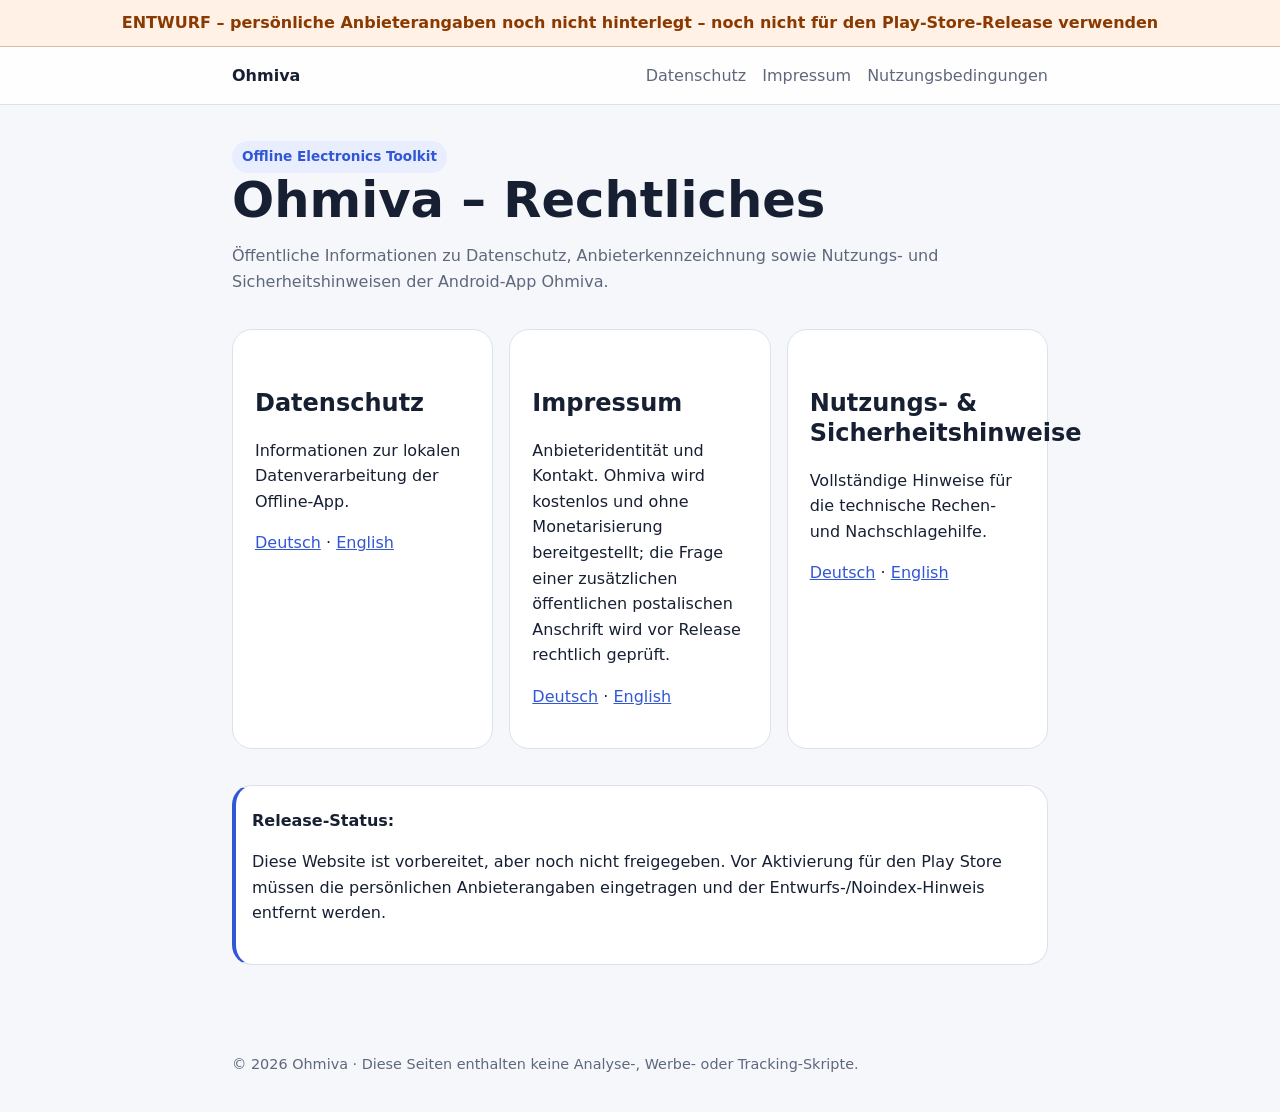
<file: index.html>
<!doctype html>
<html lang="de">
<head>
  <meta charset="utf-8">
  <meta name="viewport" content="width=device-width,initial-scale=1">
  <meta name="robots" content="noindex,nofollow">
  <meta name="color-scheme" content="light dark">
  <title>Ohmiva – Rechtliches</title>
  <link rel="stylesheet" href="styles.css">
</head>
<body>
<div class="draft">ENTWURF – persönliche Anbieterangaben noch nicht hinterlegt – noch nicht für den Play-Store-Release verwenden</div>
<header>
  <nav>
    <a class="brand" href="index.html">Ohmiva</a>
    <a href="datenschutz.html">Datenschutz</a>
    <a href="impressum.html">Impressum</a>
    <a href="nutzungsbedingungen.html">Nutzungsbedingungen</a>
  </nav>
</header>
<main>
  <span class="badge">Offline Electronics Toolkit</span>
  <h1>Ohmiva – Rechtliches</h1>
  <p class="muted">Öffentliche Informationen zu Datenschutz, Anbieterkennzeichnung sowie Nutzungs- und Sicherheitshinweisen der Android-App Ohmiva.</p>
  <div class="grid">
    <section class="card">
      <h2>Datenschutz</h2>
      <p>Informationen zur lokalen Datenverarbeitung der Offline-App.</p>
      <p><a href="datenschutz.html">Deutsch</a> · <a href="privacy.html">English</a></p>
    </section>
    <section class="card">
      <h2>Impressum</h2>
      <p>Anbieteridentität und Kontakt. Ohmiva wird kostenlos und ohne Monetarisierung bereitgestellt; die Frage einer zusätzlichen öffentlichen postalischen Anschrift wird vor Release rechtlich geprüft.</p>
      <p><a href="impressum.html">Deutsch</a> · <a href="provider.html">English</a></p>
    </section>
    <section class="card">
      <h2>Nutzungs- & Sicherheitshinweise</h2>
      <p>Vollständige Hinweise für die technische Rechen- und Nachschlagehilfe.</p>
      <p><a href="nutzungsbedingungen.html">Deutsch</a> · <a href="terms.html">English</a></p>
    </section>
  </div>
  <div class="card notice">
    <strong>Release-Status:</strong>
    <p>Diese Website ist vorbereitet, aber noch nicht freigegeben. Vor Aktivierung für den Play Store müssen die persönlichen Anbieterangaben eingetragen und der Entwurfs-/Noindex-Hinweis entfernt werden.</p>
  </div>
</main><footer>© 2026 Ohmiva · Diese Seiten enthalten keine Analyse-, Werbe- oder Tracking-Skripte.</footer>
</body>
</html>
</file>
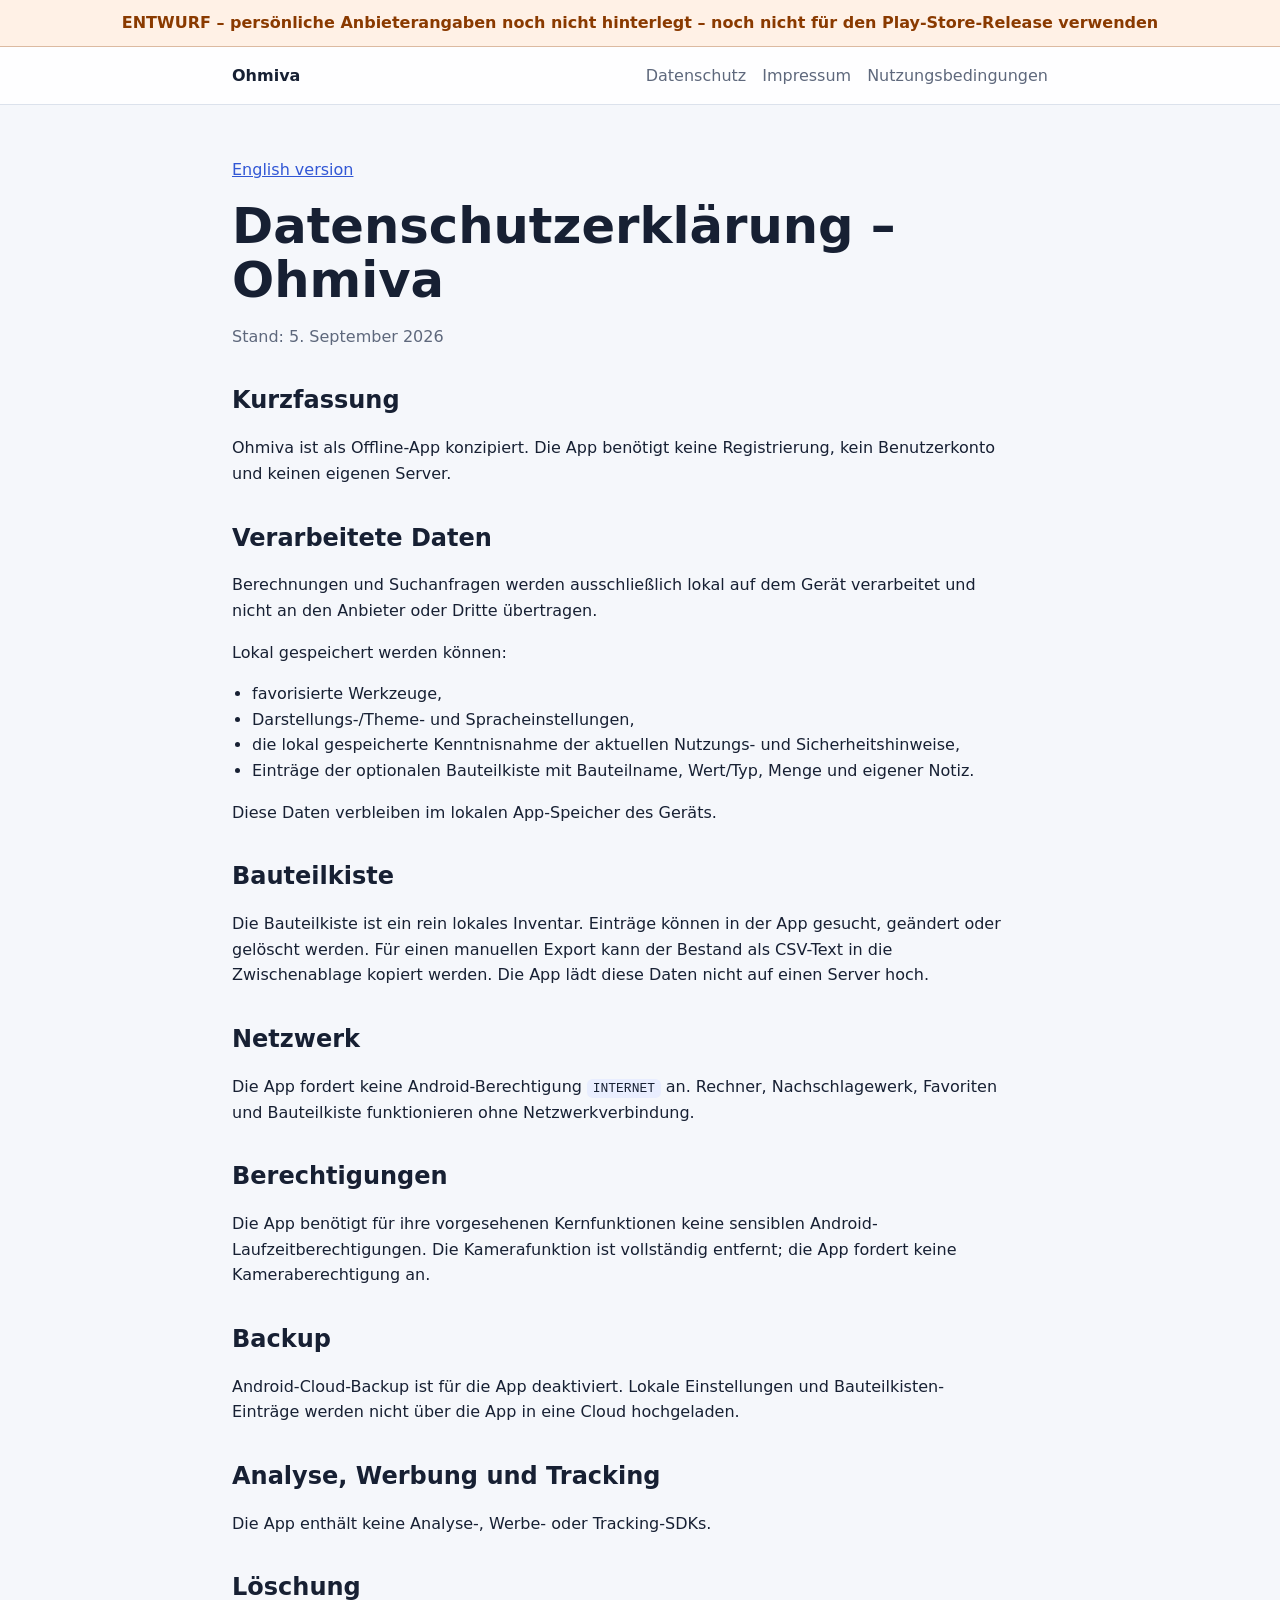
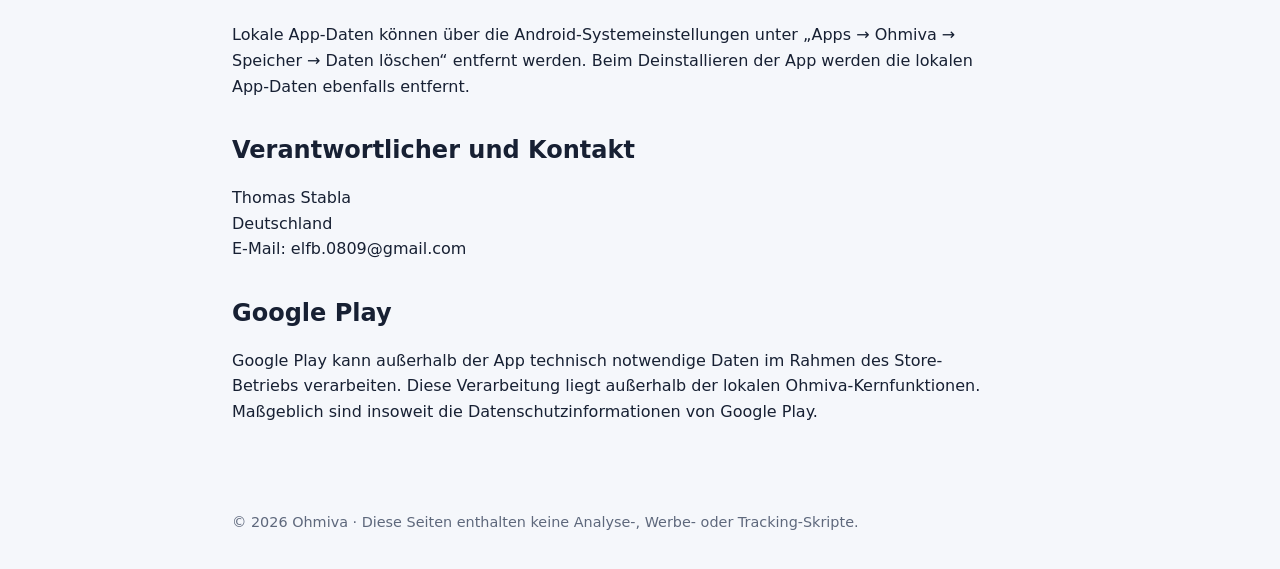
<file: datenschutz.html>
<!doctype html>
<html lang="de">
<head>
  <meta charset="utf-8">
  <meta name="viewport" content="width=device-width,initial-scale=1">
  <meta name="robots" content="noindex,nofollow">
  <meta name="color-scheme" content="light dark">
  <title>Datenschutzerklärung – Ohmiva</title>
  <link rel="stylesheet" href="styles.css">
</head>
<body>
<div class="draft">ENTWURF – persönliche Anbieterangaben noch nicht hinterlegt – noch nicht für den Play-Store-Release verwenden</div>
<header>
  <nav>
    <a class="brand" href="index.html">Ohmiva</a>
    <a href="datenschutz.html">Datenschutz</a>
    <a href="impressum.html">Impressum</a>
    <a href="nutzungsbedingungen.html">Nutzungsbedingungen</a>
  </nav>
</header>
<main>
  <p><a href="privacy.html">English version</a></p>
  <h1>Datenschutzerklärung – Ohmiva</h1>
  <p class="muted">Stand: 5. September 2026</p>

  <h2>Kurzfassung</h2>
  <p>Ohmiva ist als Offline-App konzipiert. Die App benötigt keine Registrierung, kein Benutzerkonto und keinen eigenen Server.</p>

  <h2>Verarbeitete Daten</h2>
  <p>Berechnungen und Suchanfragen werden ausschließlich lokal auf dem Gerät verarbeitet und nicht an den Anbieter oder Dritte übertragen.</p>
  <p>Lokal gespeichert werden können:</p>
  <ul>
    <li>favorisierte Werkzeuge,</li>
    <li>Darstellungs-/Theme- und Spracheinstellungen,</li>
    <li>die lokal gespeicherte Kenntnisnahme der aktuellen Nutzungs- und Sicherheitshinweise,</li>
    <li>Einträge der optionalen Bauteilkiste mit Bauteilname, Wert/Typ, Menge und eigener Notiz.</li>
  </ul>
  <p>Diese Daten verbleiben im lokalen App-Speicher des Geräts.</p>

  <h2>Bauteilkiste</h2>
  <p>Die Bauteilkiste ist ein rein lokales Inventar. Einträge können in der App gesucht, geändert oder gelöscht werden. Für einen manuellen Export kann der Bestand als CSV-Text in die Zwischenablage kopiert werden. Die App lädt diese Daten nicht auf einen Server hoch.</p>

  <h2>Netzwerk</h2>
  <p>Die App fordert keine Android-Berechtigung <code>INTERNET</code> an. Rechner, Nachschlagewerk, Favoriten und Bauteilkiste funktionieren ohne Netzwerkverbindung.</p>

  <h2>Berechtigungen</h2>
  <p>Die App benötigt für ihre vorgesehenen Kernfunktionen keine sensiblen Android-Laufzeitberechtigungen. Die Kamerafunktion ist vollständig entfernt; die App fordert keine Kameraberechtigung an.</p>

  <h2>Backup</h2>
  <p>Android-Cloud-Backup ist für die App deaktiviert. Lokale Einstellungen und Bauteilkisten-Einträge werden nicht über die App in eine Cloud hochgeladen.</p>

  <h2>Analyse, Werbung und Tracking</h2>
  <p>Die App enthält keine Analyse-, Werbe- oder Tracking-SDKs.</p>

  <h2>Löschung</h2>
  <p>Lokale App-Daten können über die Android-Systemeinstellungen unter „Apps → Ohmiva → Speicher → Daten löschen“ entfernt werden. Beim Deinstallieren der App werden die lokalen App-Daten ebenfalls entfernt.</p>

  <h2>Verantwortlicher und Kontakt</h2>
  <address>Thomas Stabla
Deutschland
E-Mail: elfb.0809@gmail.com</address>

  <h2>Google Play</h2>
  <p>Google Play kann außerhalb der App technisch notwendige Daten im Rahmen des Store-Betriebs verarbeiten. Diese Verarbeitung liegt außerhalb der lokalen Ohmiva-Kernfunktionen. Maßgeblich sind insoweit die Datenschutzinformationen von Google Play.</p>
</main><footer>© 2026 Ohmiva · Diese Seiten enthalten keine Analyse-, Werbe- oder Tracking-Skripte.</footer>
</body>
</html>
</file>
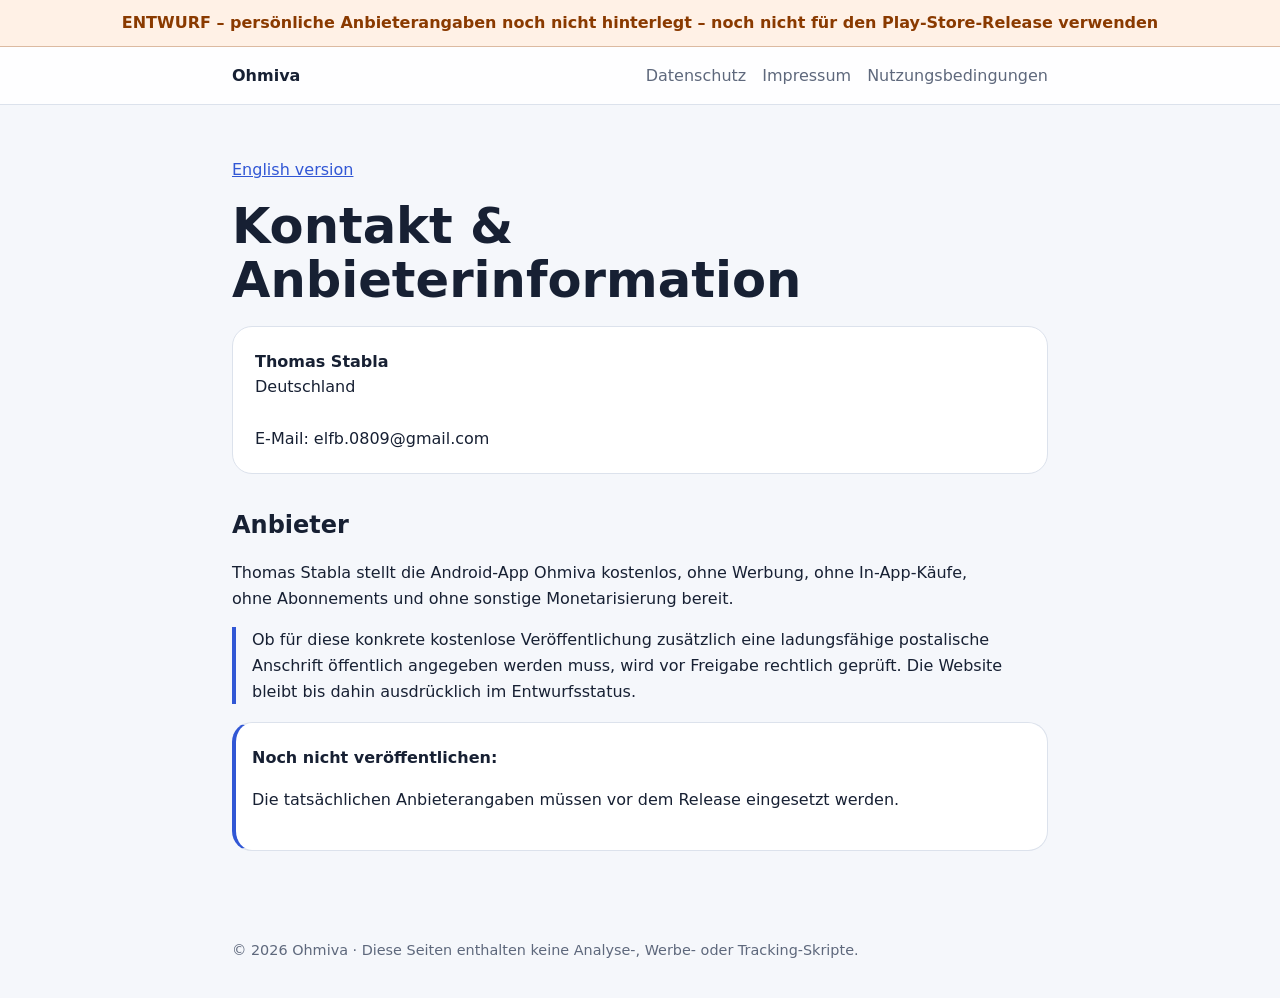
<file: impressum.html>
<!doctype html>
<html lang="de">
<head>
  <meta charset="utf-8">
  <meta name="viewport" content="width=device-width,initial-scale=1">
  <meta name="robots" content="noindex,nofollow">
  <meta name="color-scheme" content="light dark">
  <title>Impressum – Ohmiva</title>
  <link rel="stylesheet" href="styles.css">
</head>
<body>
<div class="draft">ENTWURF – persönliche Anbieterangaben noch nicht hinterlegt – noch nicht für den Play-Store-Release verwenden</div>
<header>
  <nav>
    <a class="brand" href="index.html">Ohmiva</a>
    <a href="datenschutz.html">Datenschutz</a>
    <a href="impressum.html">Impressum</a>
    <a href="nutzungsbedingungen.html">Nutzungsbedingungen</a>
  </nav>
</header>
<main>
  <p><a href="provider.html">English version</a></p>
  <h1>Kontakt & Anbieterinformation</h1>
  <div class="card">
    <address><strong>Thomas Stabla</strong>
Deutschland

E-Mail: elfb.0809@gmail.com</address>
  </div>
  <h2>Anbieter</h2>
  <p>Thomas Stabla stellt die Android-App Ohmiva kostenlos, ohne Werbung, ohne In-App-Käufe, ohne Abonnements und ohne sonstige Monetarisierung bereit.</p>
  <p class="notice">Ob für diese konkrete kostenlose Veröffentlichung zusätzlich eine ladungsfähige postalische Anschrift öffentlich angegeben werden muss, wird vor Freigabe rechtlich geprüft. Die Website bleibt bis dahin ausdrücklich im Entwurfsstatus.</p>
  <div class="card notice">
    <strong>Noch nicht veröffentlichen:</strong>
    <p>Die tatsächlichen Anbieterangaben müssen vor dem Release eingesetzt werden.</p>
  </div>
</main><footer>© 2026 Ohmiva · Diese Seiten enthalten keine Analyse-, Werbe- oder Tracking-Skripte.</footer>
</body>
</html>
</file>
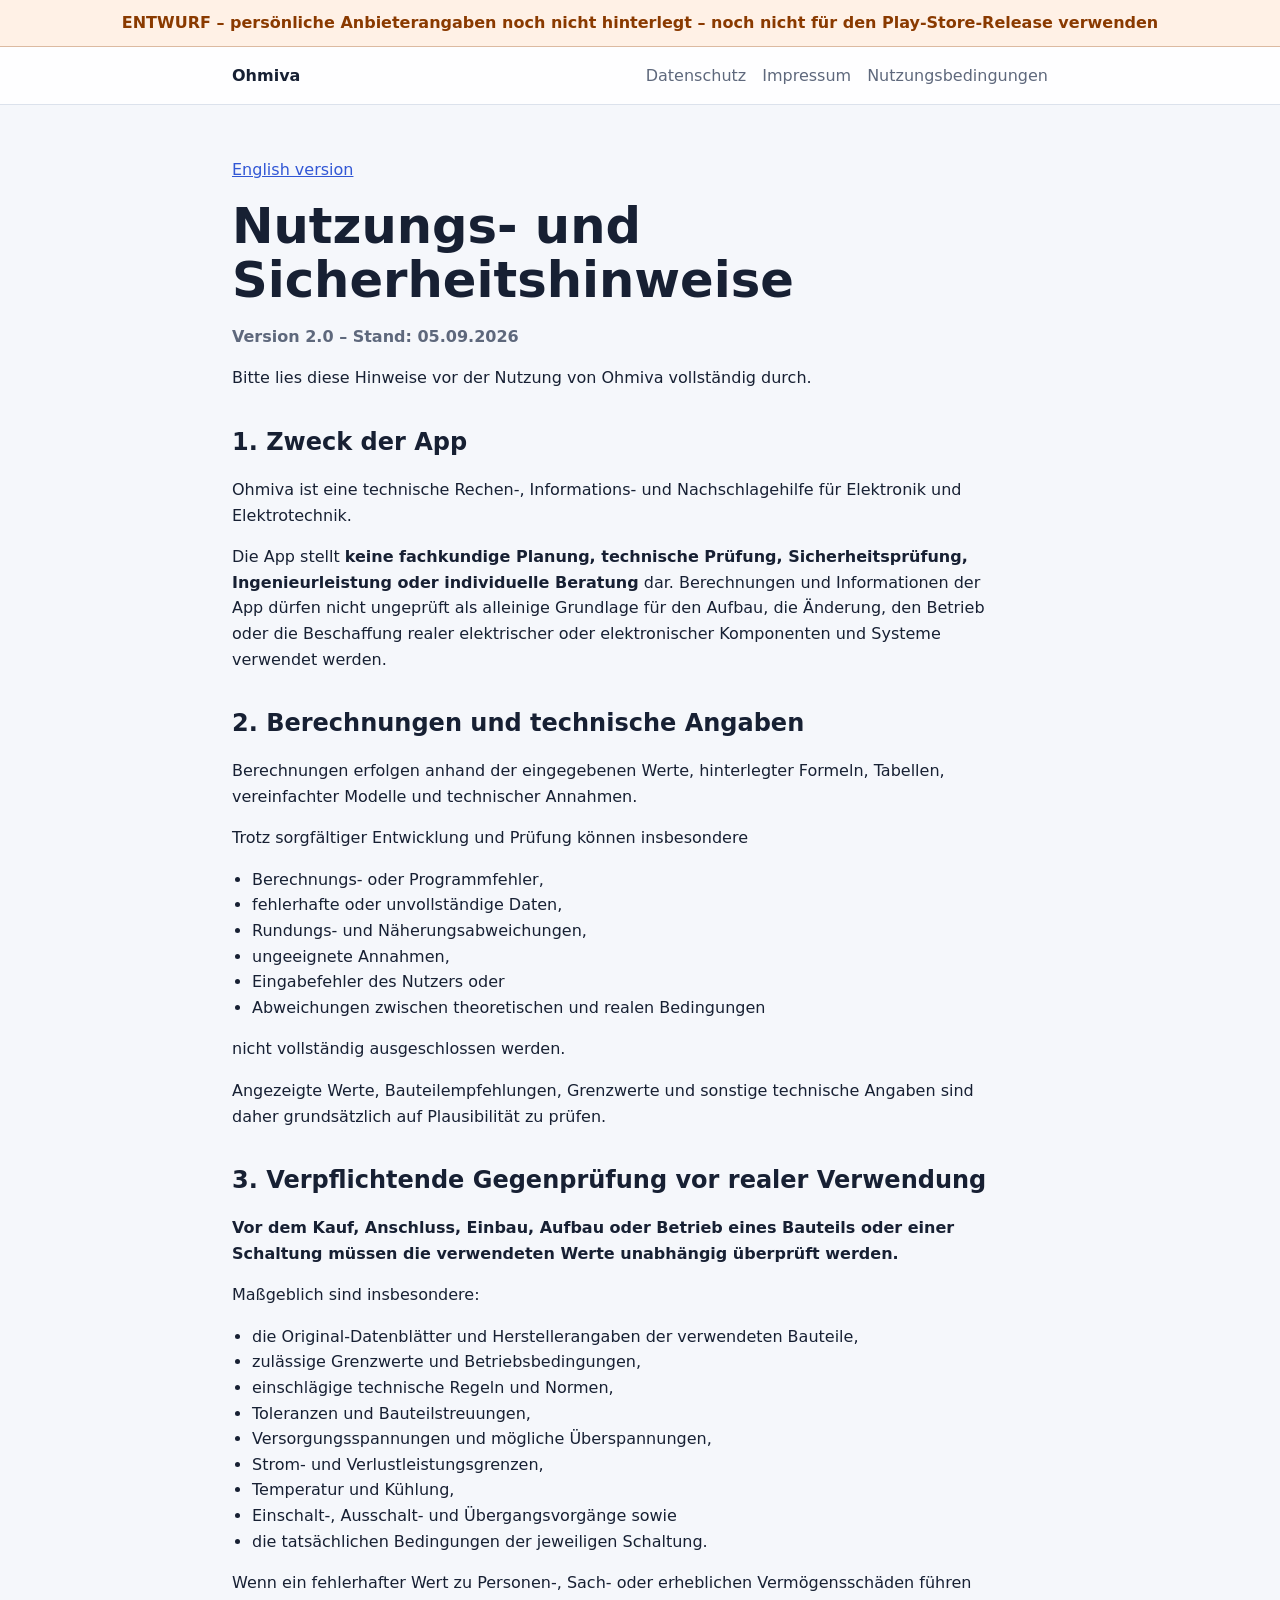
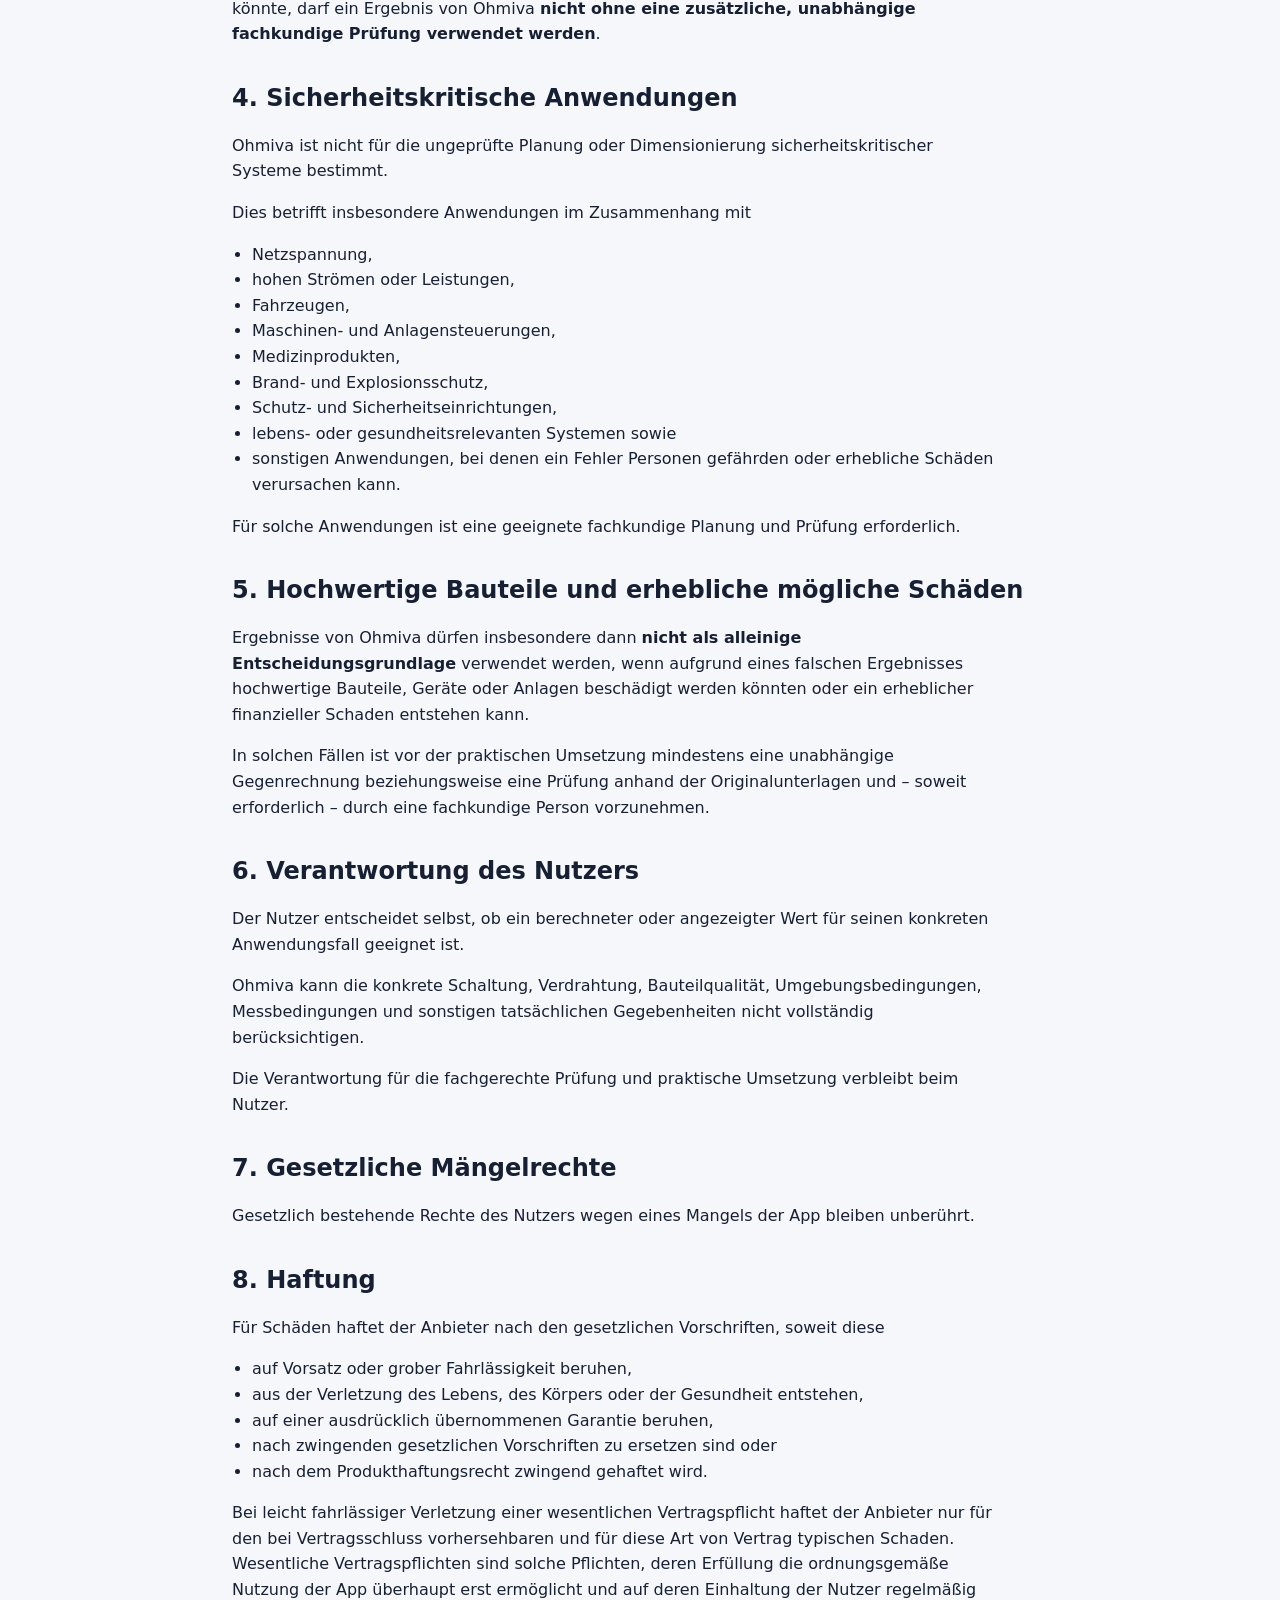
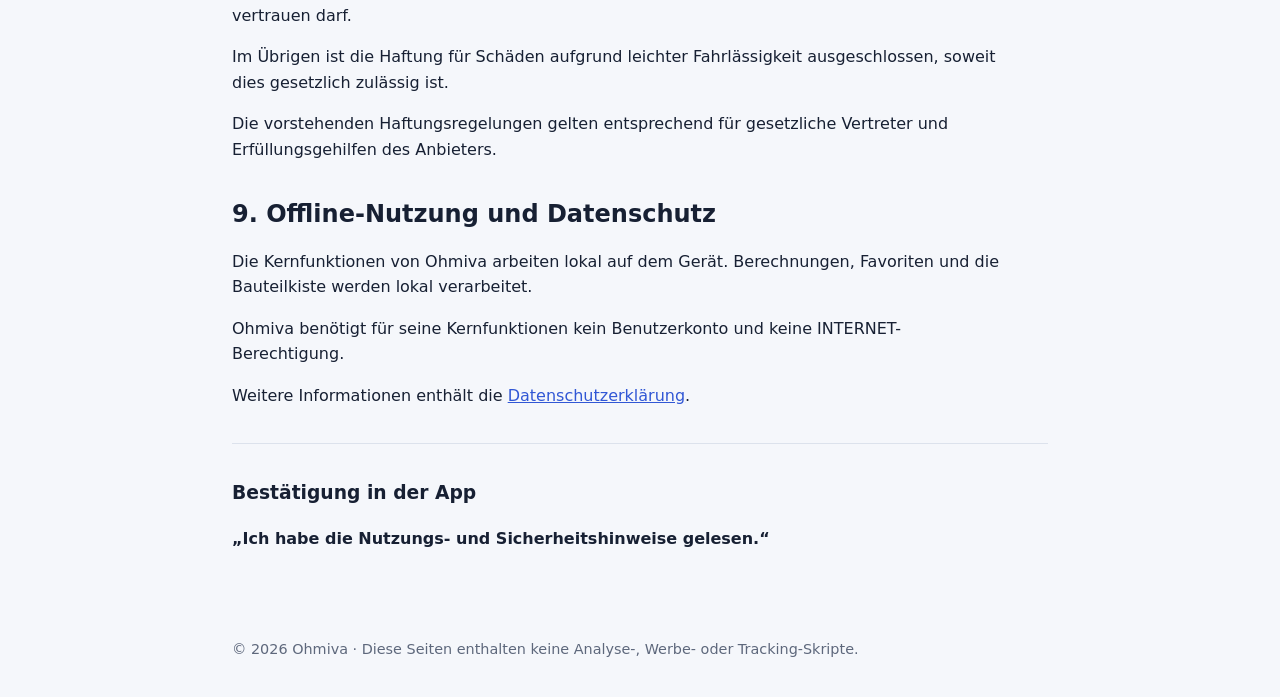
<file: nutzungsbedingungen.html>
<!doctype html>
<html lang="de">
<head>
  <meta charset="utf-8">
  <meta name="viewport" content="width=device-width,initial-scale=1">
  <meta name="robots" content="noindex,nofollow">
  <meta name="color-scheme" content="light dark">
  <title>Nutzungs- und Sicherheitshinweise – Ohmiva</title>
  <link rel="stylesheet" href="styles.css">
</head>
<body>
<div class="draft">ENTWURF – persönliche Anbieterangaben noch nicht hinterlegt – noch nicht für den Play-Store-Release verwenden</div>
<header>
  <nav>
    <a class="brand" href="index.html">Ohmiva</a>
    <a href="datenschutz.html">Datenschutz</a>
    <a href="impressum.html">Impressum</a>
    <a href="nutzungsbedingungen.html">Nutzungsbedingungen</a>
  </nav>
</header>
<main>
  <p><a href="terms.html">English version</a></p>
  <h1>Nutzungs- und Sicherheitshinweise</h1>
  <p class="muted"><strong>Version 2.0 – Stand: 05.09.2026</strong></p>
  <p>Bitte lies diese Hinweise vor der Nutzung von Ohmiva vollständig durch.</p>

  <h2>1. Zweck der App</h2>
  <p>Ohmiva ist eine technische Rechen-, Informations- und Nachschlagehilfe für Elektronik und Elektrotechnik.</p>
  <p>Die App stellt <strong>keine fachkundige Planung, technische Prüfung, Sicherheitsprüfung, Ingenieurleistung oder individuelle Beratung</strong> dar. Berechnungen und Informationen der App dürfen nicht ungeprüft als alleinige Grundlage für den Aufbau, die Änderung, den Betrieb oder die Beschaffung realer elektrischer oder elektronischer Komponenten und Systeme verwendet werden.</p>

  <h2>2. Berechnungen und technische Angaben</h2>
  <p>Berechnungen erfolgen anhand der eingegebenen Werte, hinterlegter Formeln, Tabellen, vereinfachter Modelle und technischer Annahmen.</p>
  <p>Trotz sorgfältiger Entwicklung und Prüfung können insbesondere</p>
  <ul>
    <li>Berechnungs- oder Programmfehler,</li><li>fehlerhafte oder unvollständige Daten,</li><li>Rundungs- und Näherungsabweichungen,</li><li>ungeeignete Annahmen,</li><li>Eingabefehler des Nutzers oder</li><li>Abweichungen zwischen theoretischen und realen Bedingungen</li>
  </ul>
  <p>nicht vollständig ausgeschlossen werden.</p>
  <p>Angezeigte Werte, Bauteilempfehlungen, Grenzwerte und sonstige technische Angaben sind daher grundsätzlich auf Plausibilität zu prüfen.</p>

  <h2>3. Verpflichtende Gegenprüfung vor realer Verwendung</h2>
  <p><strong>Vor dem Kauf, Anschluss, Einbau, Aufbau oder Betrieb eines Bauteils oder einer Schaltung müssen die verwendeten Werte unabhängig überprüft werden.</strong></p>
  <p>Maßgeblich sind insbesondere:</p>
  <ul>
    <li>die Original-Datenblätter und Herstellerangaben der verwendeten Bauteile,</li><li>zulässige Grenzwerte und Betriebsbedingungen,</li><li>einschlägige technische Regeln und Normen,</li><li>Toleranzen und Bauteilstreuungen,</li><li>Versorgungsspannungen und mögliche Überspannungen,</li><li>Strom- und Verlustleistungsgrenzen,</li><li>Temperatur und Kühlung,</li><li>Einschalt-, Ausschalt- und Übergangsvorgänge sowie</li><li>die tatsächlichen Bedingungen der jeweiligen Schaltung.</li>
  </ul>
  <p>Wenn ein fehlerhafter Wert zu Personen-, Sach- oder erheblichen Vermögensschäden führen könnte, darf ein Ergebnis von Ohmiva <strong>nicht ohne eine zusätzliche, unabhängige fachkundige Prüfung verwendet werden</strong>.</p>

  <h2>4. Sicherheitskritische Anwendungen</h2>
  <p>Ohmiva ist nicht für die ungeprüfte Planung oder Dimensionierung sicherheitskritischer Systeme bestimmt.</p>
  <p>Dies betrifft insbesondere Anwendungen im Zusammenhang mit</p>
  <ul><li>Netzspannung,</li><li>hohen Strömen oder Leistungen,</li><li>Fahrzeugen,</li><li>Maschinen- und Anlagensteuerungen,</li><li>Medizinprodukten,</li><li>Brand- und Explosionsschutz,</li><li>Schutz- und Sicherheitseinrichtungen,</li><li>lebens- oder gesundheitsrelevanten Systemen sowie</li><li>sonstigen Anwendungen, bei denen ein Fehler Personen gefährden oder erhebliche Schäden verursachen kann.</li></ul>
  <p>Für solche Anwendungen ist eine geeignete fachkundige Planung und Prüfung erforderlich.</p>

  <h2>5. Hochwertige Bauteile und erhebliche mögliche Schäden</h2>
  <p>Ergebnisse von Ohmiva dürfen insbesondere dann <strong>nicht als alleinige Entscheidungsgrundlage</strong> verwendet werden, wenn aufgrund eines falschen Ergebnisses hochwertige Bauteile, Geräte oder Anlagen beschädigt werden könnten oder ein erheblicher finanzieller Schaden entstehen kann.</p>
  <p>In solchen Fällen ist vor der praktischen Umsetzung mindestens eine unabhängige Gegenrechnung beziehungsweise eine Prüfung anhand der Originalunterlagen und – soweit erforderlich – durch eine fachkundige Person vorzunehmen.</p>

  <h2>6. Verantwortung des Nutzers</h2>
  <p>Der Nutzer entscheidet selbst, ob ein berechneter oder angezeigter Wert für seinen konkreten Anwendungsfall geeignet ist.</p>
  <p>Ohmiva kann die konkrete Schaltung, Verdrahtung, Bauteilqualität, Umgebungsbedingungen, Messbedingungen und sonstigen tatsächlichen Gegebenheiten nicht vollständig berücksichtigen.</p>
  <p>Die Verantwortung für die fachgerechte Prüfung und praktische Umsetzung verbleibt beim Nutzer.</p>

  <h2>7. Gesetzliche Mängelrechte</h2>
  <p>Gesetzlich bestehende Rechte des Nutzers wegen eines Mangels der App bleiben unberührt.</p>

  <h2>8. Haftung</h2>
  <p>Für Schäden haftet der Anbieter nach den gesetzlichen Vorschriften, soweit diese</p>
  <ul><li>auf Vorsatz oder grober Fahrlässigkeit beruhen,</li><li>aus der Verletzung des Lebens, des Körpers oder der Gesundheit entstehen,</li><li>auf einer ausdrücklich übernommenen Garantie beruhen,</li><li>nach zwingenden gesetzlichen Vorschriften zu ersetzen sind oder</li><li>nach dem Produkthaftungsrecht zwingend gehaftet wird.</li></ul>
  <p>Bei leicht fahrlässiger Verletzung einer wesentlichen Vertragspflicht haftet der Anbieter nur für den bei Vertragsschluss vorhersehbaren und für diese Art von Vertrag typischen Schaden. Wesentliche Vertragspflichten sind solche Pflichten, deren Erfüllung die ordnungsgemäße Nutzung der App überhaupt erst ermöglicht und auf deren Einhaltung der Nutzer regelmäßig vertrauen darf.</p>
  <p>Im Übrigen ist die Haftung für Schäden aufgrund leichter Fahrlässigkeit ausgeschlossen, soweit dies gesetzlich zulässig ist.</p>
  <p>Die vorstehenden Haftungsregelungen gelten entsprechend für gesetzliche Vertreter und Erfüllungsgehilfen des Anbieters.</p>

  <h2>9. Offline-Nutzung und Datenschutz</h2>
  <p>Die Kernfunktionen von Ohmiva arbeiten lokal auf dem Gerät. Berechnungen, Favoriten und die Bauteilkiste werden lokal verarbeitet.</p>
  <p>Ohmiva benötigt für seine Kernfunktionen kein Benutzerkonto und keine INTERNET-Berechtigung.</p>
  <p>Weitere Informationen enthält die <a href="datenschutz.html">Datenschutzerklärung</a>.</p>

  <hr>
  <h3>Bestätigung in der App</h3>
  <p><strong>„Ich habe die Nutzungs- und Sicherheitshinweise gelesen.“</strong></p>
</main><footer>© 2026 Ohmiva · Diese Seiten enthalten keine Analyse-, Werbe- oder Tracking-Skripte.</footer>
</body>
</html>
</file>
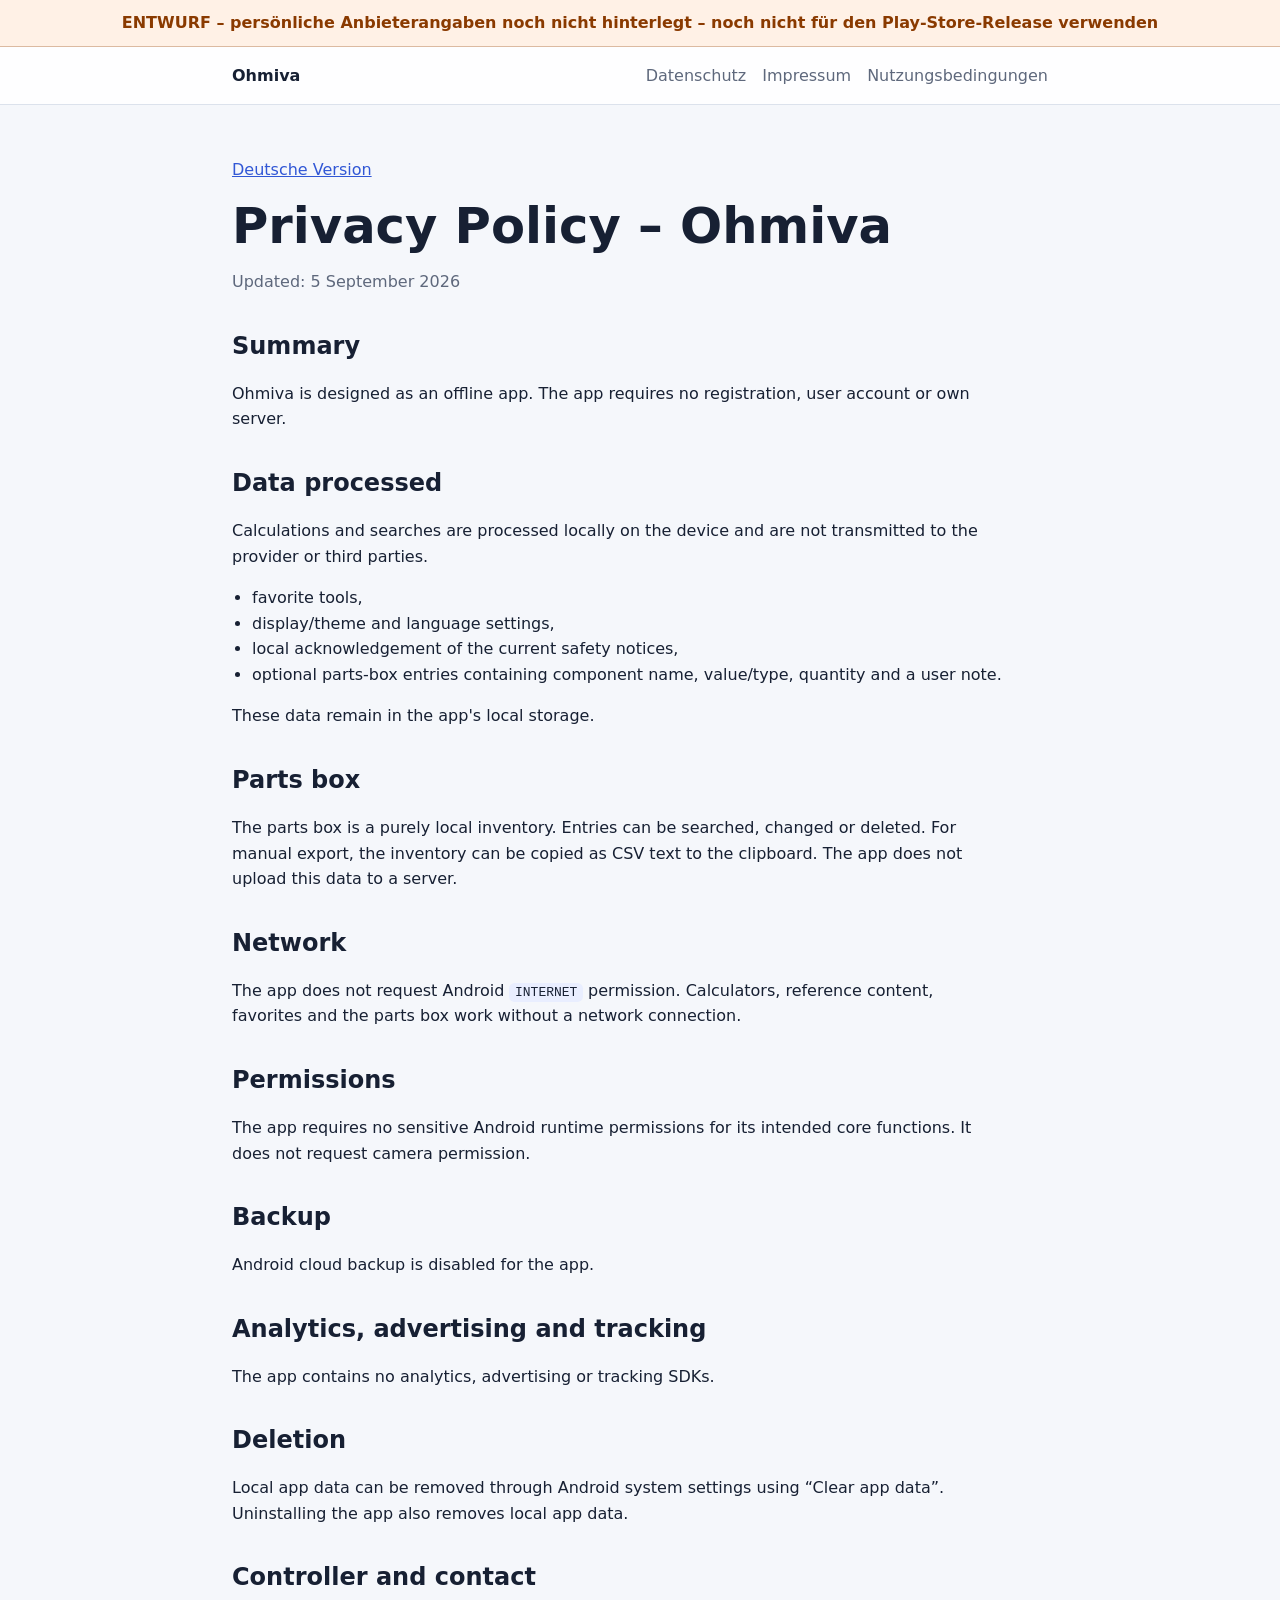
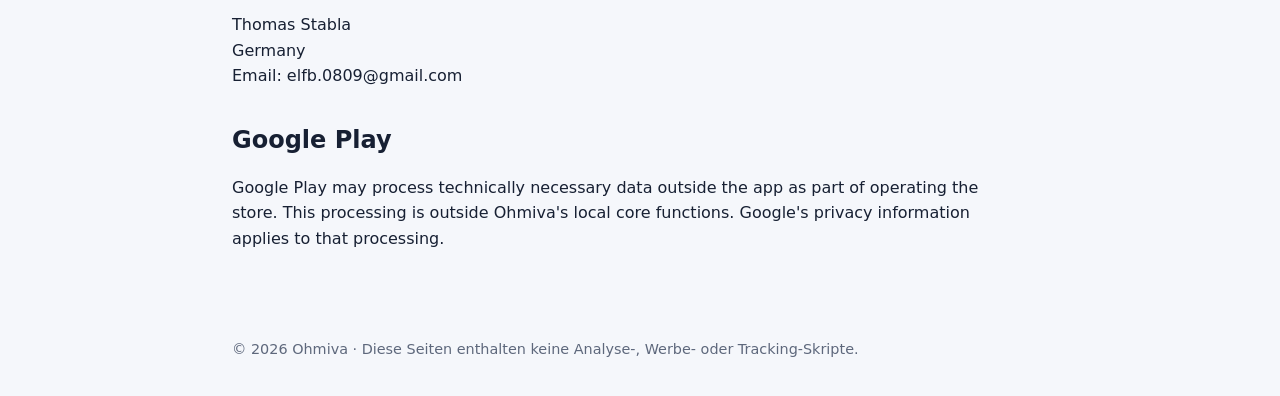
<file: privacy.html>
<!doctype html>
<html lang="en">
<head>
  <meta charset="utf-8">
  <meta name="viewport" content="width=device-width,initial-scale=1">
  <meta name="robots" content="noindex,nofollow">
  <meta name="color-scheme" content="light dark">
  <title>Privacy Policy – Ohmiva</title>
  <link rel="stylesheet" href="styles.css">
</head>
<body>
<div class="draft">ENTWURF – persönliche Anbieterangaben noch nicht hinterlegt – noch nicht für den Play-Store-Release verwenden</div>
<header>
  <nav>
    <a class="brand" href="index.html">Ohmiva</a>
    <a href="datenschutz.html">Datenschutz</a>
    <a href="impressum.html">Impressum</a>
    <a href="nutzungsbedingungen.html">Nutzungsbedingungen</a>
  </nav>
</header>
<main>
  <p><a href="datenschutz.html">Deutsche Version</a></p>
  <h1>Privacy Policy – Ohmiva</h1>
  <p class="muted">Updated: 5 September 2026</p>
  <h2>Summary</h2>
  <p>Ohmiva is designed as an offline app. The app requires no registration, user account or own server.</p>
  <h2>Data processed</h2>
  <p>Calculations and searches are processed locally on the device and are not transmitted to the provider or third parties.</p>
  <ul>
    <li>favorite tools,</li>
    <li>display/theme and language settings,</li>
    <li>local acknowledgement of the current safety notices,</li>
    <li>optional parts-box entries containing component name, value/type, quantity and a user note.</li>
  </ul>
  <p>These data remain in the app's local storage.</p>
  <h2>Parts box</h2>
  <p>The parts box is a purely local inventory. Entries can be searched, changed or deleted. For manual export, the inventory can be copied as CSV text to the clipboard. The app does not upload this data to a server.</p>
  <h2>Network</h2>
  <p>The app does not request Android <code>INTERNET</code> permission. Calculators, reference content, favorites and the parts box work without a network connection.</p>
  <h2>Permissions</h2>
  <p>The app requires no sensitive Android runtime permissions for its intended core functions. It does not request camera permission.</p>
  <h2>Backup</h2>
  <p>Android cloud backup is disabled for the app.</p>
  <h2>Analytics, advertising and tracking</h2>
  <p>The app contains no analytics, advertising or tracking SDKs.</p>
  <h2>Deletion</h2>
  <p>Local app data can be removed through Android system settings using “Clear app data”. Uninstalling the app also removes local app data.</p>
  <h2>Controller and contact</h2>
  <address>Thomas Stabla
Germany
Email: elfb.0809@gmail.com</address>
  <h2>Google Play</h2>
  <p>Google Play may process technically necessary data outside the app as part of operating the store. This processing is outside Ohmiva's local core functions. Google's privacy information applies to that processing.</p>
</main><footer>© 2026 Ohmiva · Diese Seiten enthalten keine Analyse-, Werbe- oder Tracking-Skripte.</footer>
</body>
</html>
</file>
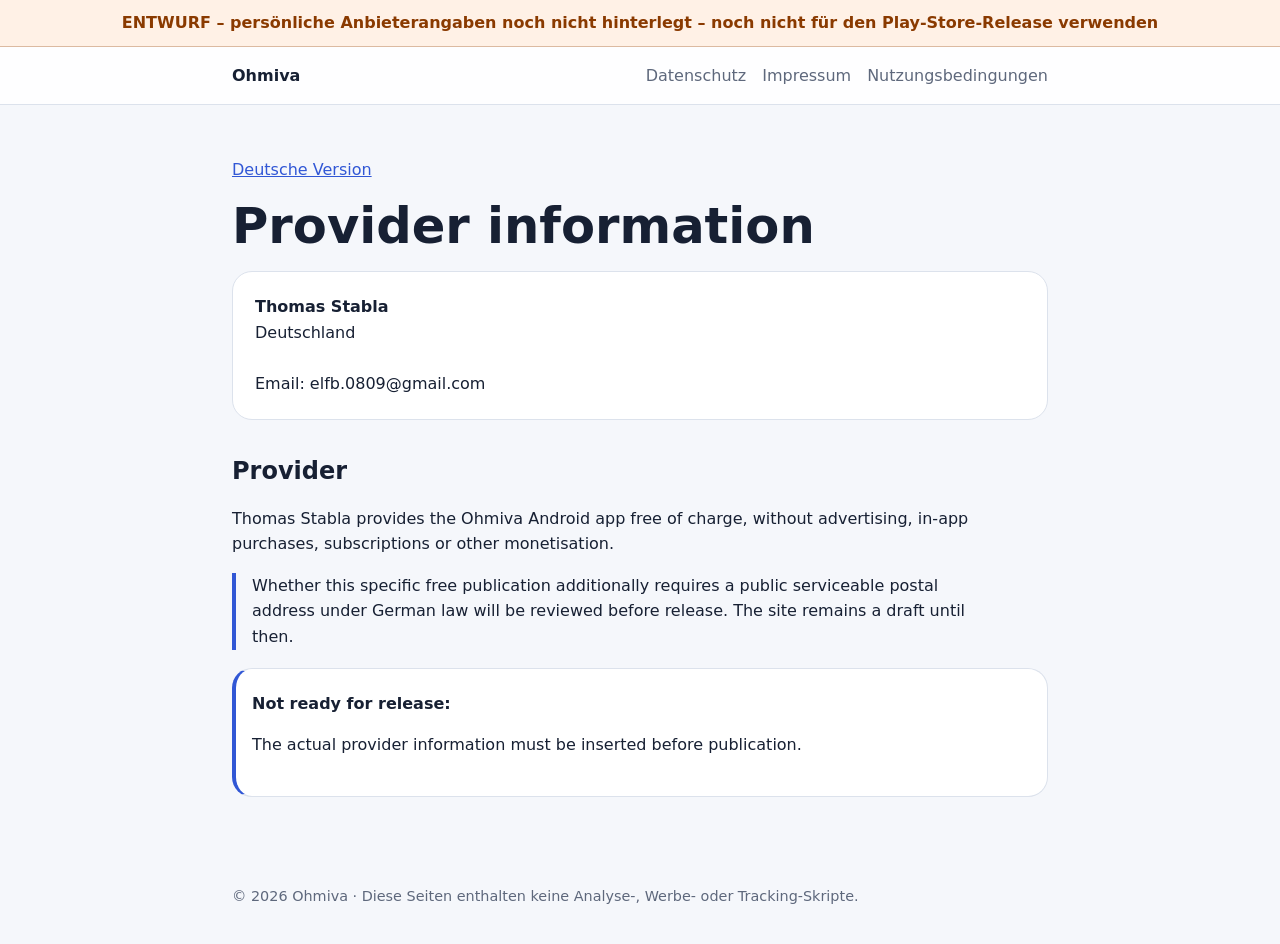
<file: provider.html>
<!doctype html>
<html lang="en">
<head>
  <meta charset="utf-8">
  <meta name="viewport" content="width=device-width,initial-scale=1">
  <meta name="robots" content="noindex,nofollow">
  <meta name="color-scheme" content="light dark">
  <title>Provider Information – Ohmiva</title>
  <link rel="stylesheet" href="styles.css">
</head>
<body>
<div class="draft">ENTWURF – persönliche Anbieterangaben noch nicht hinterlegt – noch nicht für den Play-Store-Release verwenden</div>
<header>
  <nav>
    <a class="brand" href="index.html">Ohmiva</a>
    <a href="datenschutz.html">Datenschutz</a>
    <a href="impressum.html">Impressum</a>
    <a href="nutzungsbedingungen.html">Nutzungsbedingungen</a>
  </nav>
</header>
<main>
  <p><a href="impressum.html">Deutsche Version</a></p>
  <h1>Provider information</h1>
  <div class="card">
    <address><strong>Thomas Stabla</strong>
Deutschland

Email: elfb.0809@gmail.com</address>
  </div>
  <h2>Provider</h2>
  <p>Thomas Stabla provides the Ohmiva Android app free of charge, without advertising, in-app purchases, subscriptions or other monetisation.</p>
  <p class="notice">Whether this specific free publication additionally requires a public serviceable postal address under German law will be reviewed before release. The site remains a draft until then.</p>
  <div class="card notice">
    <strong>Not ready for release:</strong>
    <p>The actual provider information must be inserted before publication.</p>
  </div>
</main><footer>© 2026 Ohmiva · Diese Seiten enthalten keine Analyse-, Werbe- oder Tracking-Skripte.</footer>
</body>
</html>
</file>
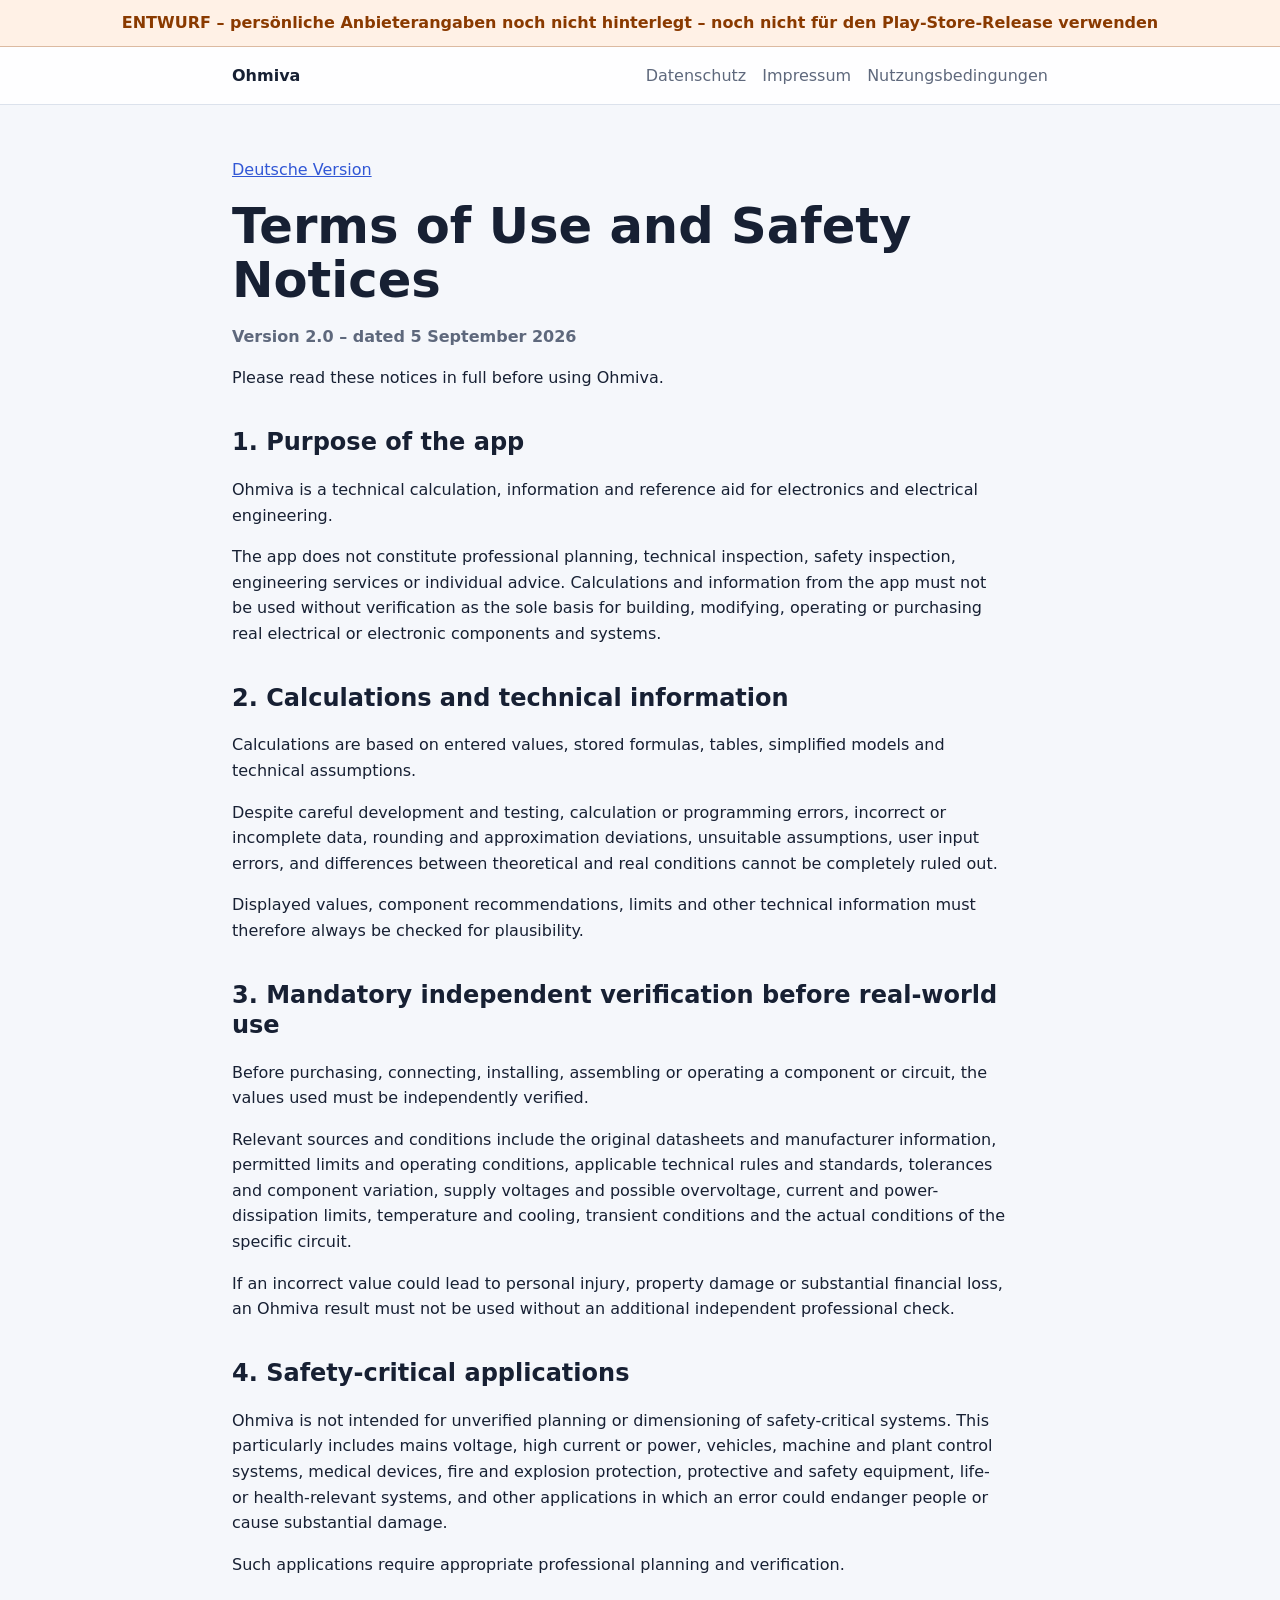
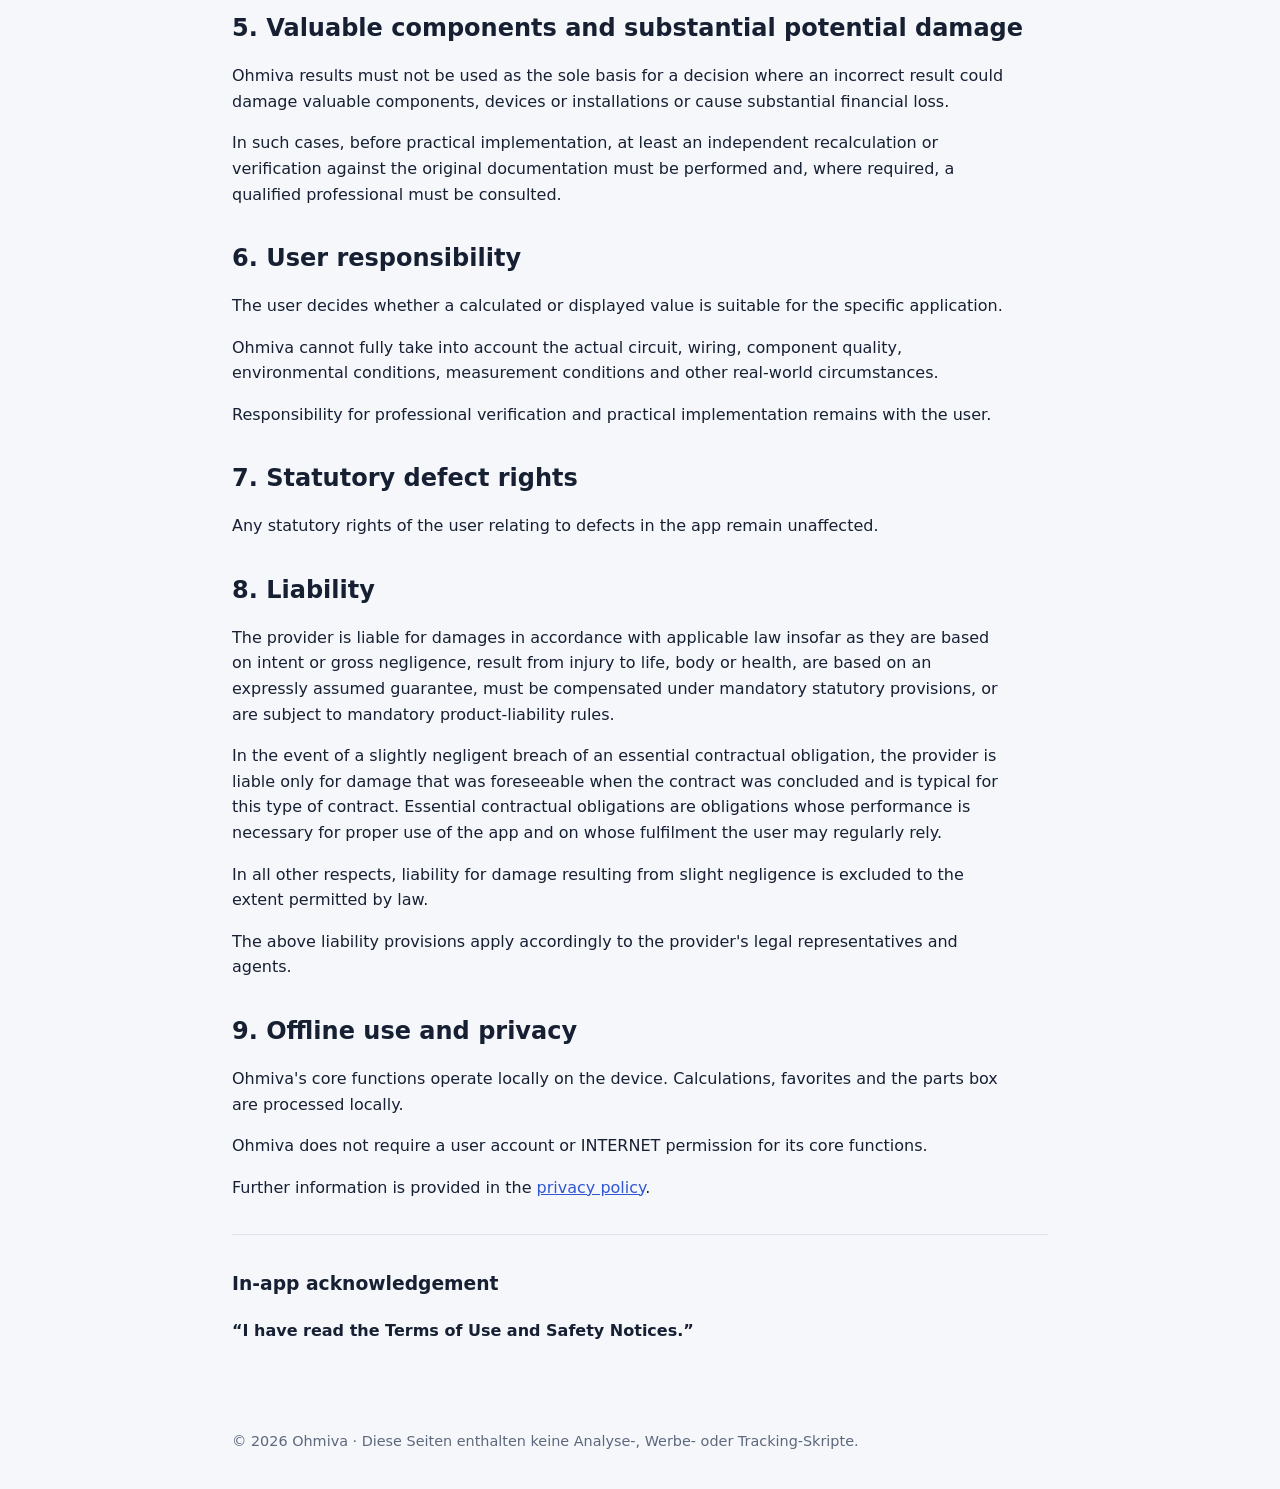
<file: terms.html>
<!doctype html>
<html lang="en">
<head>
  <meta charset="utf-8">
  <meta name="viewport" content="width=device-width,initial-scale=1">
  <meta name="robots" content="noindex,nofollow">
  <meta name="color-scheme" content="light dark">
  <title>Terms of Use and Safety Notices – Ohmiva</title>
  <link rel="stylesheet" href="styles.css">
</head>
<body>
<div class="draft">ENTWURF – persönliche Anbieterangaben noch nicht hinterlegt – noch nicht für den Play-Store-Release verwenden</div>
<header>
  <nav>
    <a class="brand" href="index.html">Ohmiva</a>
    <a href="datenschutz.html">Datenschutz</a>
    <a href="impressum.html">Impressum</a>
    <a href="nutzungsbedingungen.html">Nutzungsbedingungen</a>
  </nav>
</header>
<main>
  <p><a href="nutzungsbedingungen.html">Deutsche Version</a></p>
  <h1>Terms of Use and Safety Notices</h1>
  <p class="muted"><strong>Version 2.0 – dated 5 September 2026</strong></p>
  <p>Please read these notices in full before using Ohmiva.</p>

  <h2>1. Purpose of the app</h2>
  <p>Ohmiva is a technical calculation, information and reference aid for electronics and electrical engineering.</p>
  <p>The app does not constitute professional planning, technical inspection, safety inspection, engineering services or individual advice. Calculations and information from the app must not be used without verification as the sole basis for building, modifying, operating or purchasing real electrical or electronic components and systems.</p>

  <h2>2. Calculations and technical information</h2>
  <p>Calculations are based on entered values, stored formulas, tables, simplified models and technical assumptions.</p>
  <p>Despite careful development and testing, calculation or programming errors, incorrect or incomplete data, rounding and approximation deviations, unsuitable assumptions, user input errors, and differences between theoretical and real conditions cannot be completely ruled out.</p>
  <p>Displayed values, component recommendations, limits and other technical information must therefore always be checked for plausibility.</p>

  <h2>3. Mandatory independent verification before real-world use</h2>
  <p>Before purchasing, connecting, installing, assembling or operating a component or circuit, the values used must be independently verified.</p>
  <p>Relevant sources and conditions include the original datasheets and manufacturer information, permitted limits and operating conditions, applicable technical rules and standards, tolerances and component variation, supply voltages and possible overvoltage, current and power-dissipation limits, temperature and cooling, transient conditions and the actual conditions of the specific circuit.</p>
  <p>If an incorrect value could lead to personal injury, property damage or substantial financial loss, an Ohmiva result must not be used without an additional independent professional check.</p>

  <h2>4. Safety-critical applications</h2>
  <p>Ohmiva is not intended for unverified planning or dimensioning of safety-critical systems. This particularly includes mains voltage, high current or power, vehicles, machine and plant control systems, medical devices, fire and explosion protection, protective and safety equipment, life- or health-relevant systems, and other applications in which an error could endanger people or cause substantial damage.</p>
  <p>Such applications require appropriate professional planning and verification.</p>

  <h2>5. Valuable components and substantial potential damage</h2>
  <p>Ohmiva results must not be used as the sole basis for a decision where an incorrect result could damage valuable components, devices or installations or cause substantial financial loss.</p>
  <p>In such cases, before practical implementation, at least an independent recalculation or verification against the original documentation must be performed and, where required, a qualified professional must be consulted.</p>

  <h2>6. User responsibility</h2>
  <p>The user decides whether a calculated or displayed value is suitable for the specific application.</p>
  <p>Ohmiva cannot fully take into account the actual circuit, wiring, component quality, environmental conditions, measurement conditions and other real-world circumstances.</p>
  <p>Responsibility for professional verification and practical implementation remains with the user.</p>

  <h2>7. Statutory defect rights</h2>
  <p>Any statutory rights of the user relating to defects in the app remain unaffected.</p>

  <h2>8. Liability</h2>
  <p>The provider is liable for damages in accordance with applicable law insofar as they are based on intent or gross negligence, result from injury to life, body or health, are based on an expressly assumed guarantee, must be compensated under mandatory statutory provisions, or are subject to mandatory product-liability rules.</p>
  <p>In the event of a slightly negligent breach of an essential contractual obligation, the provider is liable only for damage that was foreseeable when the contract was concluded and is typical for this type of contract. Essential contractual obligations are obligations whose performance is necessary for proper use of the app and on whose fulfilment the user may regularly rely.</p>
  <p>In all other respects, liability for damage resulting from slight negligence is excluded to the extent permitted by law.</p>
  <p>The above liability provisions apply accordingly to the provider's legal representatives and agents.</p>

  <h2>9. Offline use and privacy</h2>
  <p>Ohmiva's core functions operate locally on the device. Calculations, favorites and the parts box are processed locally.</p>
  <p>Ohmiva does not require a user account or INTERNET permission for its core functions.</p>
  <p>Further information is provided in the <a href="privacy.html">privacy policy</a>.</p>

  <hr>
  <h3>In-app acknowledgement</h3>
  <p><strong>“I have read the Terms of Use and Safety Notices.”</strong></p>
</main><footer>© 2026 Ohmiva · Diese Seiten enthalten keine Analyse-, Werbe- oder Tracking-Skripte.</footer>
</body>
</html>
</file>
<file: styles.css>
:root {
  color-scheme: light dark;
  --bg: #f5f7fb;
  --surface: #ffffff;
  --text: #172033;
  --muted: #5e687c;
  --border: #dce2ec;
  --brand: #3157d5;
  --brand-soft: #e9eeff;
  --warn: #8a3a00;
  --warn-bg: #fff1e6;
  --max: 860px;
}
@media (prefers-color-scheme: dark) {
  :root {
    --bg: #10131a;
    --surface: #181d27;
    --text: #edf1f7;
    --muted: #aeb8ca;
    --border: #303746;
    --brand: #9bb0ff;
    --brand-soft: #202a4b;
    --warn: #ffc08e;
    --warn-bg: #3a2418;
  }
}
* { box-sizing: border-box; }
html { font-family: Inter, ui-sans-serif, system-ui, -apple-system, BlinkMacSystemFont, "Segoe UI", sans-serif; line-height: 1.6; }
body { margin: 0; background: var(--bg); color: var(--text); }
header { border-bottom: 1px solid var(--border); background: color-mix(in srgb, var(--surface) 94%, transparent); }
nav { max-width: var(--max); margin: 0 auto; padding: 16px 22px; display: flex; gap: 16px; align-items: center; flex-wrap: wrap; }
.brand { font-weight: 800; text-decoration: none; color: var(--text); margin-right: auto; }
nav a { color: var(--muted); text-decoration: none; }
nav a:hover { color: var(--brand); }
main { max-width: var(--max); margin: 0 auto; padding: 36px 22px 70px; }
h1 { font-size: clamp(2rem, 5vw, 3.1rem); line-height: 1.1; margin: 0 0 14px; }
h2 { margin-top: 36px; line-height: 1.25; }
h3 { margin-top: 28px; }
p, li { max-width: 76ch; }
a { color: var(--brand); }
.card { background: var(--surface); border: 1px solid var(--border); border-radius: 20px; padding: 22px; margin: 18px 0; }
.grid { display: grid; gap: 16px; grid-template-columns: repeat(auto-fit, minmax(240px, 1fr)); }
.muted { color: var(--muted); }
.badge { display: inline-block; background: var(--brand-soft); color: var(--brand); padding: 5px 10px; border-radius: 999px; font-weight: 700; font-size: .85rem; }
.draft { background: var(--warn-bg); color: var(--warn); border-bottom: 1px solid color-mix(in srgb, var(--warn) 30%, transparent); text-align: center; padding: 10px 16px; font-weight: 750; }
footer { max-width: var(--max); margin: 0 auto; padding: 0 22px 36px; color: var(--muted); font-size: .9rem; }
code { background: var(--brand-soft); padding: .12rem .35rem; border-radius: .35rem; }
address { font-style: normal; white-space: pre-line; }
hr { border: 0; border-top: 1px solid var(--border); margin: 34px 0; }
.notice { border-left: 4px solid var(--brand); padding-left: 16px; }
ul { padding-left: 1.25rem; }
</file>
